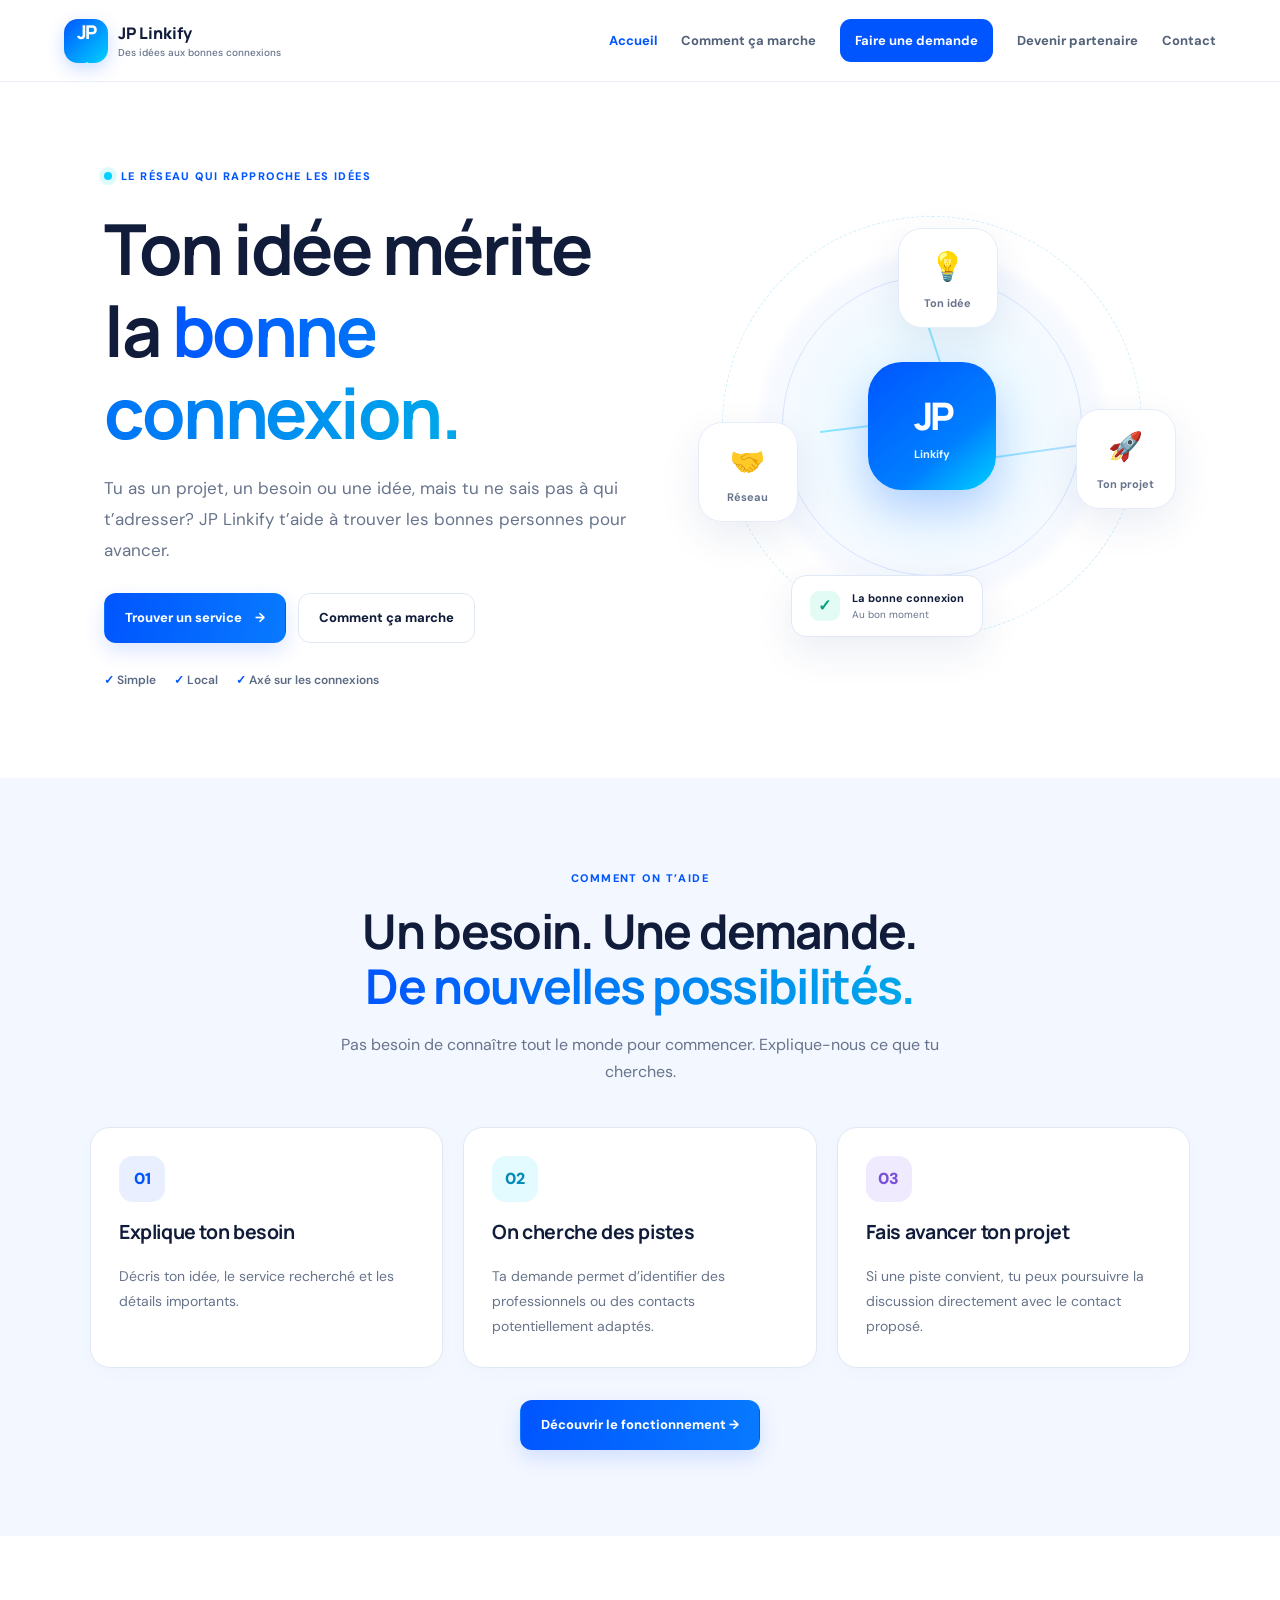
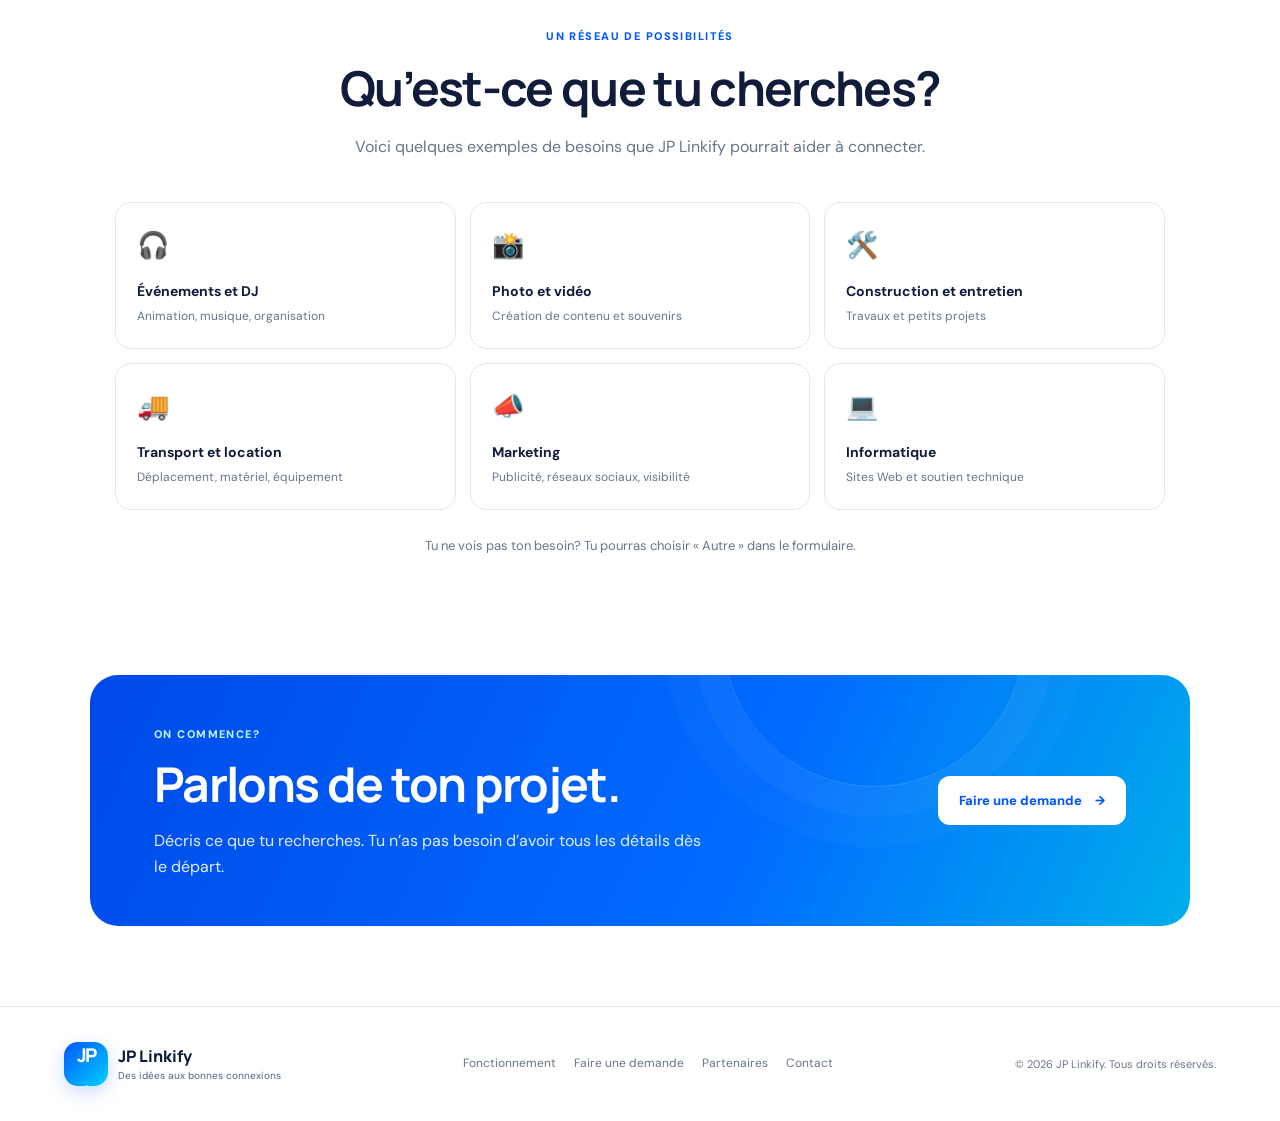
<file: index.html>
<!DOCTYPE html>
<html lang="fr-CA">
<head>
  <meta charset="UTF-8">
  <meta name="viewport" content="width=device-width, initial-scale=1">
  <meta name="theme-color" content="#0055ff">
  <meta name="description" content="JP Linkify vous aide à trouver les bons contacts pour vos projets en Mauricie.">
  <title>JP Linkify — Des idées aux bonnes connexions</title>
  <link rel="stylesheet" href="assets/style.css">
  <script src="assets/main.js" defer></script>
</head>
<body>
  <header class="header">
    <a class="brand" href="index.html" aria-label="JP Linkify, accueil">
      <span class="brand-mark">JP<span>.</span></span>
      <span class="brand-name">JP Linkify<small>Des idées aux bonnes connexions</small></span>
    </a>
    <button class="menu-toggle" aria-label="Ouvrir le menu" aria-expanded="false">☰</button>
    <nav class="nav">
      <a class="active" href="index.html">Accueil</a>
      <a href="comment-ca-marche.html">Comment ça marche</a>
      <a href="demande.html">Faire une demande</a>
      <a href="partenaires.html">Devenir partenaire</a>
      <a href="contact.html">Contact</a>
    </nav>
  </header>

  <main>
    <section class="hero">
      <div class="hero-content">
        <span class="eyebrow"><span class="dot"></span> Le réseau qui rapproche les idées</span>
        <h1>Ton idée mérite<br>la <span class="gradient-text">bonne connexion.</span></h1>
        <p class="hero-copy">
          Tu as un projet, un besoin ou une idée, mais tu ne sais pas à qui t’adresser?
          JP Linkify t’aide à trouver les bonnes personnes pour avancer.
        </p>
        <div class="hero-actions">
          <a class="button primary" href="demande.html">Trouver un service <span>→</span></a>
          <a class="button secondary" href="comment-ca-marche.html">Comment ça marche</a>
        </div>
        <div class="trust-row">
          <span>✓ Simple</span>
          <span>✓ Local</span>
          <span>✓ Axé sur les connexions</span>
        </div>
      </div>
      <div class="hero-visual" aria-label="Illustration de connexions entre personnes">
        <div class="orbit orbit-one"></div>
        <div class="orbit orbit-two"></div>
        <div class="connection-line line-one"></div>
        <div class="connection-line line-two"></div>
        <div class="connection-line line-three"></div>
        <div class="node node-main"><span>JP</span><small>Linkify</small></div>
        <div class="node node-top"><span>💡</span><small>Ton idée</small></div>
        <div class="node node-left"><span>🤝</span><small>Réseau</small></div>
        <div class="node node-right"><span>🚀</span><small>Ton projet</small></div>
        <div class="floating-card"><span class="floating-icon">✓</span><span><b>La bonne connexion</b><small>Au bon moment</small></span></div>
      </div>
    </section>

    <section class="section section-light">
      <div class="section-heading">
        <span class="eyebrow">COMMENT ON T’AIDE</span>
        <h2>Un besoin. Une demande.<br><span class="gradient-text">De nouvelles possibilités.</span></h2>
        <p>Pas besoin de connaître tout le monde pour commencer. Explique-nous ce que tu cherches.</p>
      </div>
      <div class="cards three">
        <article class="feature-card">
          <div class="card-icon blue-icon">01</div>
          <h3>Explique ton besoin</h3>
          <p>Décris ton idée, le service recherché et les détails importants.</p>
        </article>
        <article class="feature-card">
          <div class="card-icon cyan-icon">02</div>
          <h3>On cherche des pistes</h3>
          <p>Ta demande permet d’identifier des professionnels ou des contacts potentiellement adaptés.</p>
        </article>
        <article class="feature-card">
          <div class="card-icon purple-icon">03</div>
          <h3>Fais avancer ton projet</h3>
          <p>Si une piste convient, tu peux poursuivre la discussion directement avec le contact proposé.</p>
        </article>
      </div>
      <div class="center-action"><a class="button primary" href="comment-ca-marche.html">Découvrir le fonctionnement →</a></div>
    </section>

    <section class="section categories-section">
      <div class="section-heading">
        <span class="eyebrow">UN RÉSEAU DE POSSIBILITÉS</span>
        <h2>Qu’est-ce que tu cherches?</h2>
        <p>Voici quelques exemples de besoins que JP Linkify pourrait aider à connecter.</p>
      </div>
      <div class="category-grid">
        <a class="category-card" href="demande.html"><span>🎧</span><b>Événements et DJ</b><small>Animation, musique, organisation</small></a>
        <a class="category-card" href="demande.html"><span>📸</span><b>Photo et vidéo</b><small>Création de contenu et souvenirs</small></a>
        <a class="category-card" href="demande.html"><span>🛠️</span><b>Construction et entretien</b><small>Travaux et petits projets</small></a>
        <a class="category-card" href="demande.html"><span>🚚</span><b>Transport et location</b><small>Déplacement, matériel, équipement</small></a>
        <a class="category-card" href="demande.html"><span>📣</span><b>Marketing</b><small>Publicité, réseaux sociaux, visibilité</small></a>
        <a class="category-card" href="demande.html"><span>💻</span><b>Informatique</b><small>Sites Web et soutien technique</small></a>
      </div>
      <p class="category-note">Tu ne vois pas ton besoin? Tu pourras choisir « Autre » dans le formulaire.</p>
    </section>

    <section class="cta-section">
      <div>
        <span class="eyebrow light-eyebrow">ON COMMENCE?</span>
        <h2>Parlons de ton projet.</h2>
        <p>Décris ce que tu recherches. Tu n’as pas besoin d’avoir tous les détails dès le départ.</p>
      </div>
      <a class="button white-button" href="demande.html">Faire une demande <span>→</span></a>
    </section>
  </main>

  <footer class="footer">
    <a class="brand footer-brand" href="index.html"><span class="brand-mark">JP<span>.</span></span><span class="brand-name">JP Linkify<small>Des idées aux bonnes connexions</small></span></a>
    <div class="footer-links">
      <a href="comment-ca-marche.html">Fonctionnement</a>
      <a href="demande.html">Faire une demande</a>
      <a href="partenaires.html">Partenaires</a>
      <a href="contact.html">Contact</a>
    </div>
    <p>© <span data-year></span> JP Linkify. Tous droits réservés.</p>
  </footer>

<script src="https://assets.formester.com/widget/standard.js" type="module"></script>

<formester-standard-form
  set-auto-height="true"
  height="100%"
  width="100%"
  id="8Coht7mZm"
  url="https://yaldezuw.formester.com/f/8Coht7mZm">
</formester-standard-form>
</body>
</html>
</file>
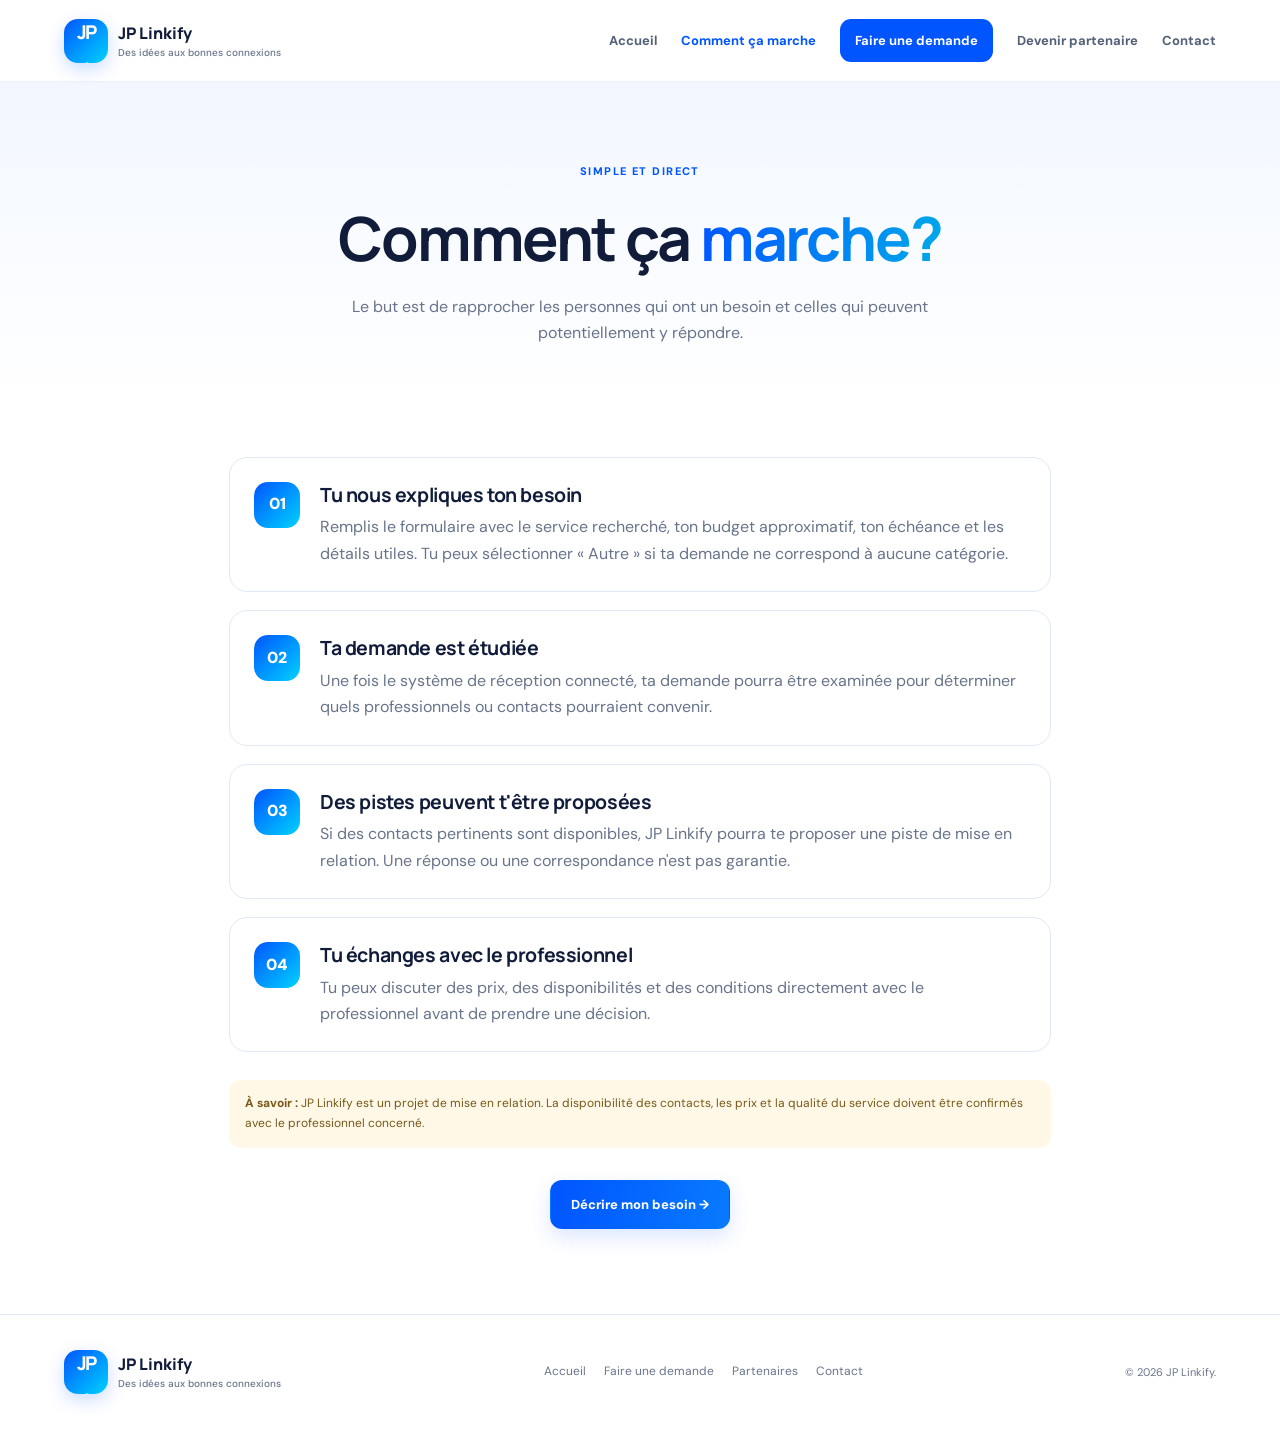
<file: comment-ca-marche.html>
<!DOCTYPE html>
<html lang="fr-CA">
<head>
  <meta charset="UTF-8">
  <meta name="viewport" content="width=device-width, initial-scale=1">
  <meta name="theme-color" content="#0055ff">
  <title>Comment ça marche — JP Linkify</title>
  <link rel="stylesheet" href="assets/style.css">
  <script src="assets/main.js" defer></script>
</head>
<body>
<header class="header">
  <a class="brand" href="index.html"><span class="brand-mark">JP<span>.</span></span><span class="brand-name">JP Linkify<small>Des idées aux bonnes connexions</small></span></a>
  <button class="menu-toggle" aria-label="Ouvrir le menu" aria-expanded="false">☰</button>
  <nav class="nav">
    <a href="index.html">Accueil</a>
    <a class="active" href="comment-ca-marche.html">Comment ça marche</a>
    <a href="demande.html">Faire une demande</a>
    <a href="partenaires.html">Devenir partenaire</a>
    <a href="contact.html">Contact</a>
  </nav>
</header>

<main>
  <section class="page-hero">
    <span class="eyebrow">SIMPLE ET DIRECT</span>
    <h1>Comment ça <span class="gradient-text">marche?</span></h1>
    <p>Le but est de rapprocher les personnes qui ont un besoin et celles qui peuvent potentiellement y répondre.</p>
  </section>

  <section class="content-wrap">
    <div class="steps-list">
      <article class="step-card">
        <div class="step-number">01</div>
        <div><h3>Tu nous expliques ton besoin</h3><p>Remplis le formulaire avec le service recherché, ton budget approximatif, ton échéance et les détails utiles. Tu peux sélectionner « Autre » si ta demande ne correspond à aucune catégorie.</p></div>
      </article>
      <article class="step-card">
        <div class="step-number">02</div>
        <div><h3>Ta demande est étudiée</h3><p>Une fois le système de réception connecté, ta demande pourra être examinée pour déterminer quels professionnels ou contacts pourraient convenir.</p></div>
      </article>
      <article class="step-card">
        <div class="step-number">03</div>
        <div><h3>Des pistes peuvent t'être proposées</h3><p>Si des contacts pertinents sont disponibles, JP Linkify pourra te proposer une piste de mise en relation. Une réponse ou une correspondance n'est pas garantie.</p></div>
      </article>
      <article class="step-card">
        <div class="step-number">04</div>
        <div><h3>Tu échanges avec le professionnel</h3><p>Tu peux discuter des prix, des disponibilités et des conditions directement avec le professionnel avant de prendre une décision.</p></div>
      </article>
    </div>

    <div class="form-note" style="margin-top:28px">
      <strong>À savoir :</strong> JP Linkify est un projet de mise en relation. La disponibilité des contacts, les prix et la qualité du service doivent être confirmés avec le professionnel concerné.
    </div>
    <div class="center-action"><a class="button primary" href="demande.html">Décrire mon besoin →</a></div>
  </section>
</main>

<footer class="footer">
  <a class="brand footer-brand" href="index.html"><span class="brand-mark">JP<span>.</span></span><span class="brand-name">JP Linkify<small>Des idées aux bonnes connexions</small></span></a>
  <div class="footer-links"><a href="index.html">Accueil</a><a href="demande.html">Faire une demande</a><a href="partenaires.html">Partenaires</a><a href="contact.html">Contact</a></div>
  <p>© <span data-year></span> JP Linkify.</p>
</footer>
</body>
</html>
</file>
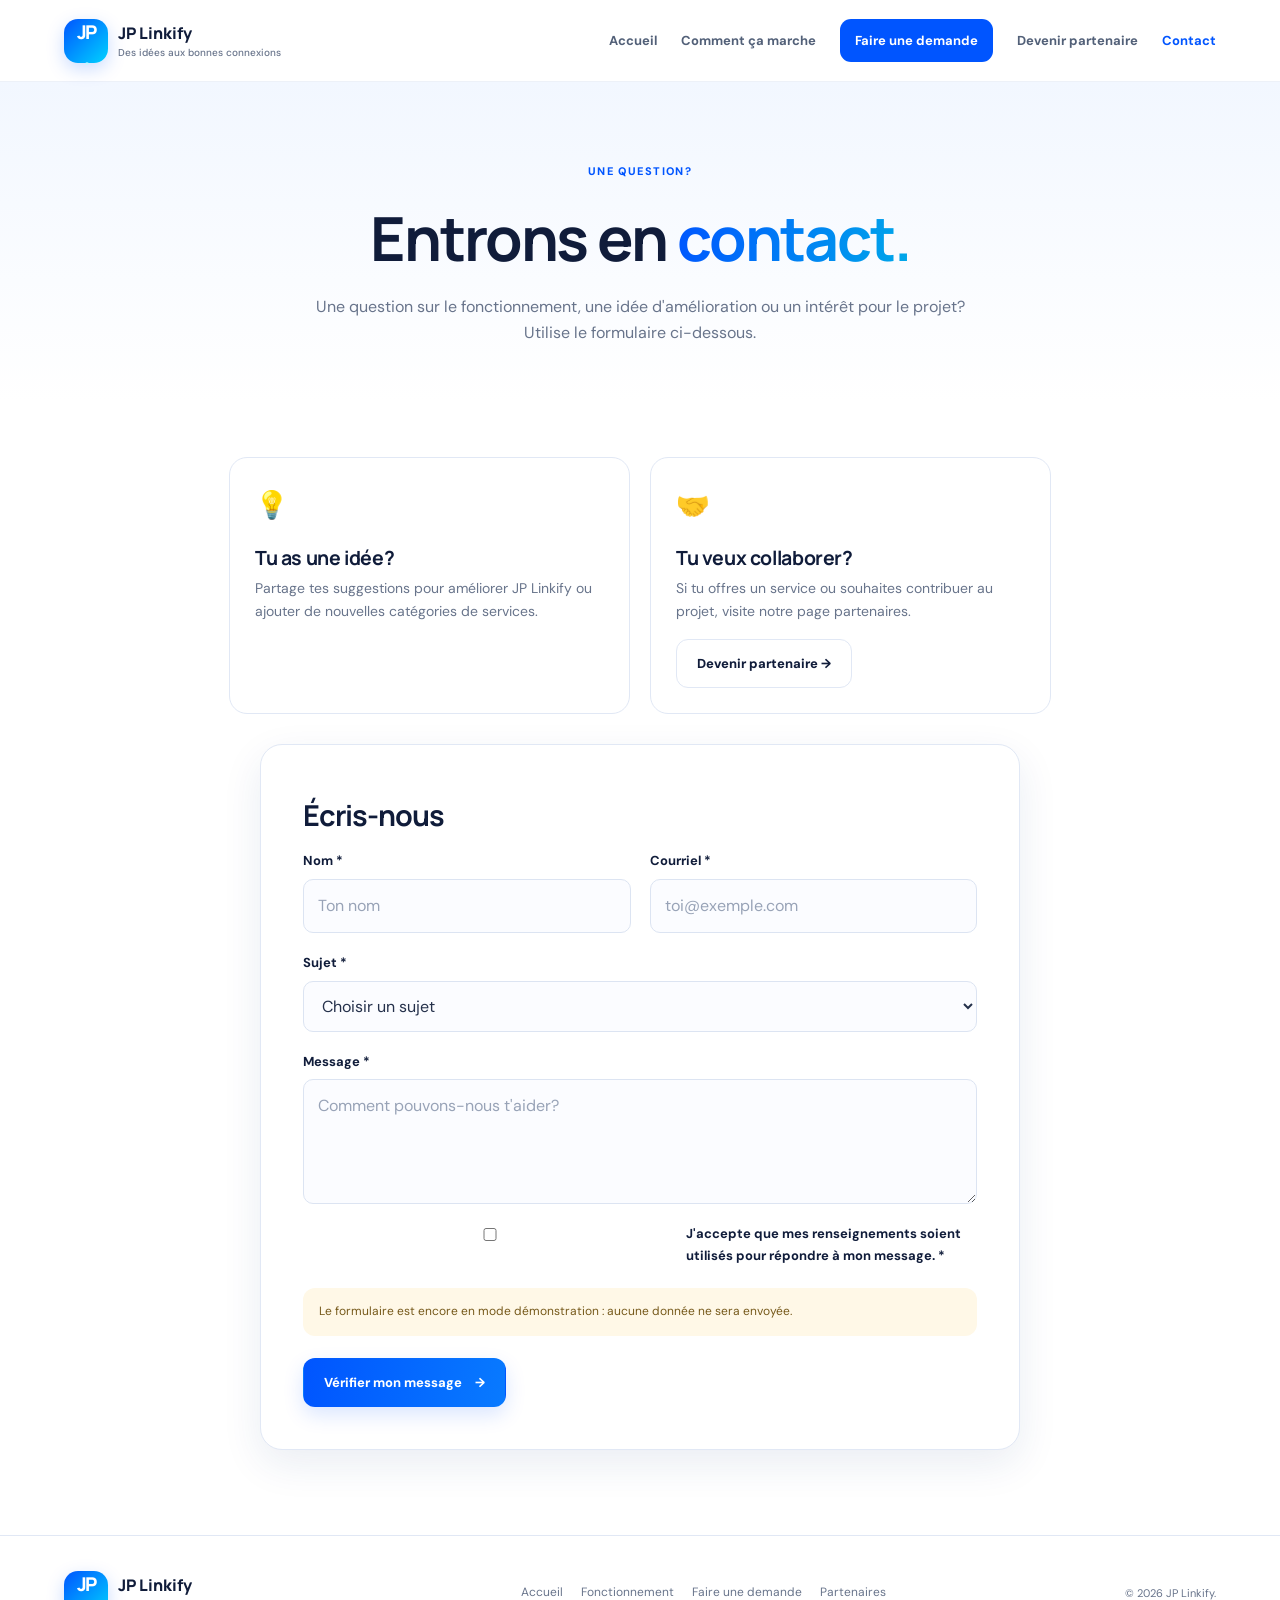
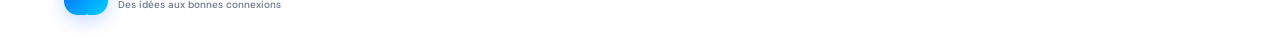
<file: contact.html>
<!DOCTYPE html>
<html lang="fr-CA">
<head>
  <meta charset="UTF-8">
  <meta name="viewport" content="width=device-width, initial-scale=1">
  <meta name="theme-color" content="#0055ff">
  <title>Contact — JP Linkify</title>
  <link rel="stylesheet" href="assets/style.css">
  <script src="assets/main.js" defer></script>
</head>
<body>
<header class="header">
  <a class="brand" href="index.html"><span class="brand-mark">JP<span>.</span></span><span class="brand-name">JP Linkify<small>Des idées aux bonnes connexions</small></span></a>
  <button class="menu-toggle" aria-label="Ouvrir le menu" aria-expanded="false">☰</button>
  <nav class="nav">
    <a href="index.html">Accueil</a>
    <a href="comment-ca-marche.html">Comment ça marche</a>
    <a href="demande.html">Faire une demande</a>
    <a href="partenaires.html">Devenir partenaire</a>
    <a class="active" href="contact.html">Contact</a>
  </nav>
</header>

<main>
  <section class="page-hero">
    <span class="eyebrow">UNE QUESTION?</span>
    <h1>Entrons en <span class="gradient-text">contact.</span></h1>
    <p>Une question sur le fonctionnement, une idée d'amélioration ou un intérêt pour le projet? Utilise le formulaire ci-dessous.</p>
  </section>

  <section class="content-wrap">
    <div class="contact-grid" style="margin-bottom:30px">
      <article class="info-card">
        <span>💡</span>
        <h3>Tu as une idée?</h3>
        <p>Partage tes suggestions pour améliorer JP Linkify ou ajouter de nouvelles catégories de services.</p>
      </article>
      <article class="info-card">
        <span>🤝</span>
        <h3>Tu veux collaborer?</h3>
        <p>Si tu offres un service ou souhaites contribuer au projet, visite notre page partenaires.</p>
        <p style="margin-top:15px"><a class="button secondary" href="partenaires.html">Devenir partenaire →</a></p>
      </article>
    </div>

    <form class="form-card" data-demo-form>
      <h2>Écris-nous</h2>
      <div class="form-grid">
        <div class="field">
          <label for="contact-name">Nom *</label>
          <input id="contact-name" name="name" autocomplete="name" required placeholder="Ton nom">
        </div>
        <div class="field">
          <label for="contact-email">Courriel *</label>
          <input id="contact-email" name="email" type="email" autocomplete="email" required placeholder="toi@exemple.com">
        </div>
        <div class="field full">
          <label for="subject">Sujet *</label>
          <select id="subject" name="subject" required>
            <option value="">Choisir un sujet</option>
            <option>Question générale</option>
            <option>Suggestion ou idée</option>
            <option>Partenariat</option>
            <option>Problème technique</option>
            <option>Autre</option>
          </select>
        </div>
        <div class="field full">
          <label for="message">Message *</label>
          <textarea id="message" name="message" required minlength="5" placeholder="Comment pouvons-nous t'aider?"></textarea>
        </div>
        <div class="field full">
          <label class="check-field">
            <input type="checkbox" name="consent" required>
            <span>J'accepte que mes renseignements soient utilisés pour répondre à mon message. *</span>
          </label>
        </div>
      </div>
      <div class="form-note">Le formulaire est encore en mode démonstration : aucune donnée ne sera envoyée.</div>
      <button class="button primary" type="submit">Vérifier mon message <span>→</span></button>
      <div class="form-status" role="status" aria-live="polite"></div>
    </form>
  </section>
</main>

<footer class="footer">
  <a class="brand footer-brand" href="index.html"><span class="brand-mark">JP<span>.</span></span><span class="brand-name">JP Linkify<small>Des idées aux bonnes connexions</small></span></a>
  <div class="footer-links"><a href="index.html">Accueil</a><a href="comment-ca-marche.html">Fonctionnement</a><a href="demande.html">Faire une demande</a><a href="partenaires.html">Partenaires</a></div>
  <p>© <span data-year></span> JP Linkify.</p>
</footer>
</body>
</html>
</file>
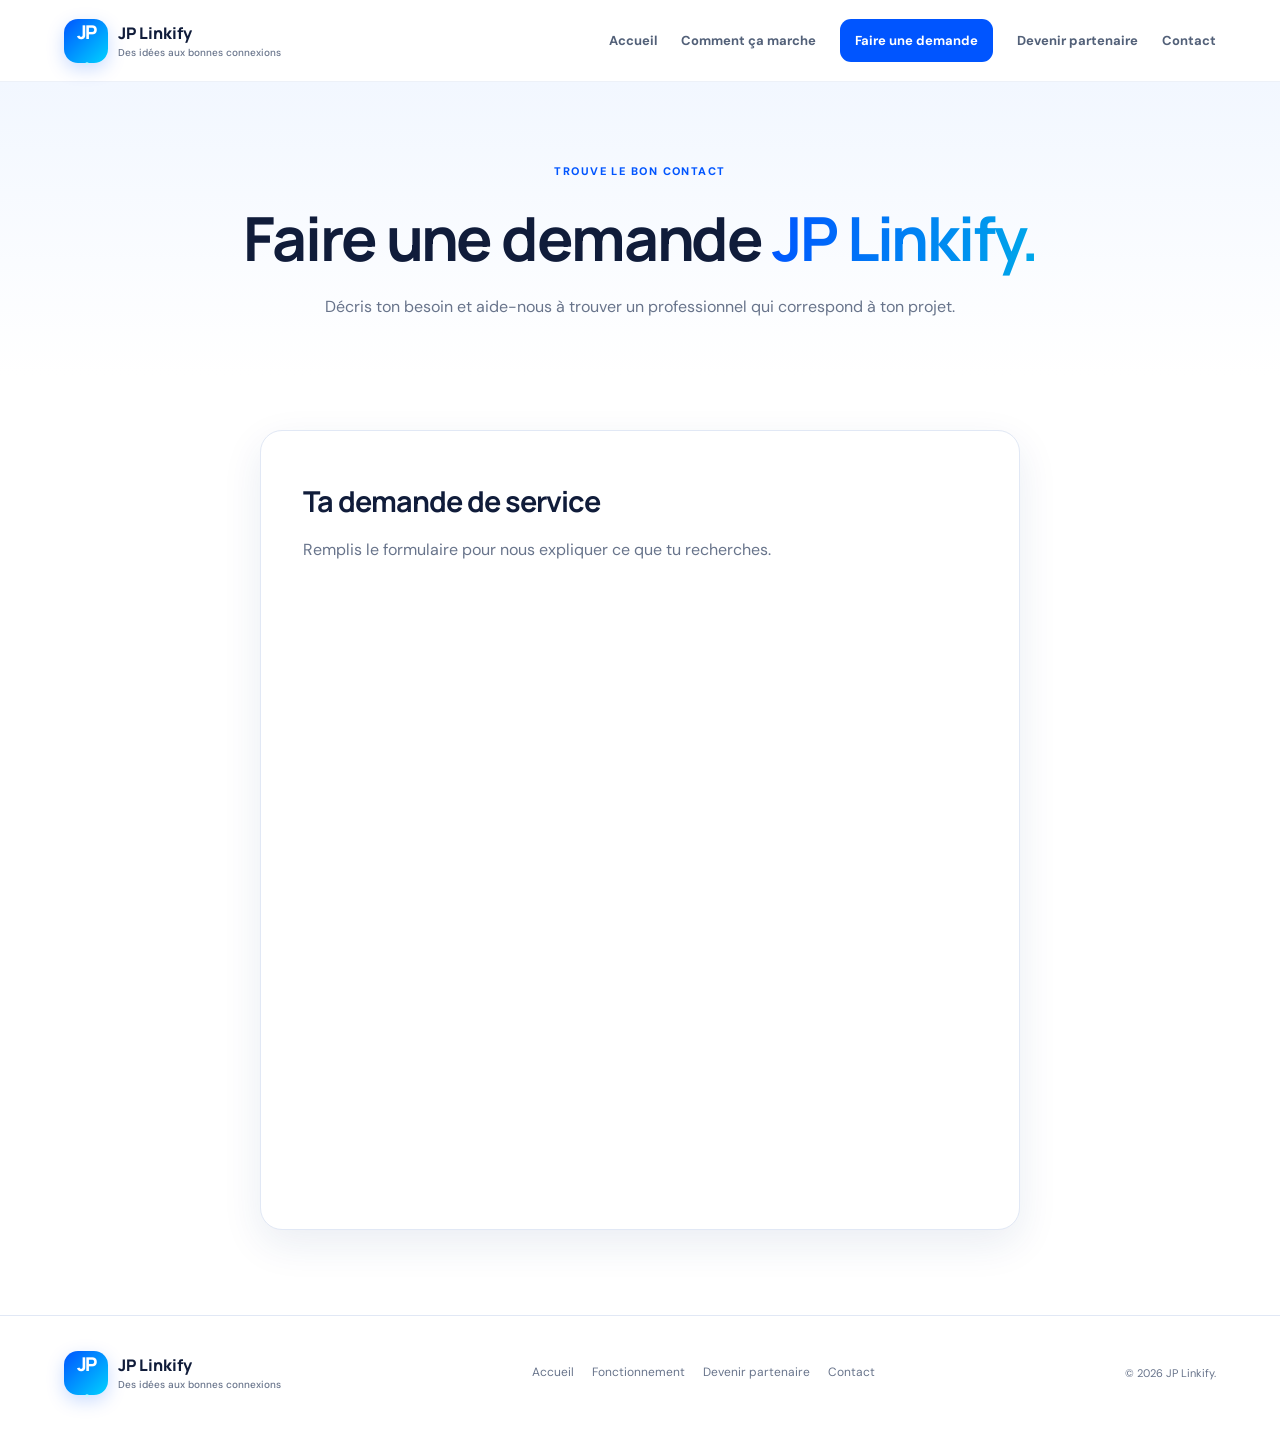
<file: demande.html>
<!DOCTYPE html>
<html lang="fr-CA">
<head>
  <meta charset="UTF-8">
  <meta name="viewport" content="width=device-width, initial-scale=1">
  <meta name="theme-color" content="#0055ff">
  <title>Faire une demande — JP Linkify</title>
  <link rel="stylesheet" href="assets/style.css">
  <script src="assets/main.js" defer></script>
  <script src="https://assets.formester.com/widget/standard.js" type="module"></script>
</head>
<body>

<header class="header">
  <a class="brand" href="index.html">
    <span class="brand-mark">JP<span>.</span></span>
    <span class="brand-name">
      JP Linkify
      <small>Des idées aux bonnes connexions</small>
    </span>
  </a>

  <button class="menu-toggle" aria-label="Ouvrir le menu" aria-expanded="false">☰</button>

  <nav class="nav">
    <a href="index.html">Accueil</a>
    <a href="comment-ca-marche.html">Comment ça marche</a>
    <a class="active" href="demande.html">Faire une demande</a>
    <a href="partenaires.html">Devenir partenaire</a>
    <a href="contact.html">Contact</a>
  </nav>
</header>

<main>
  <section class="page-hero">
    <span class="eyebrow">TROUVE LE BON CONTACT</span>
    <h1>Faire une demande <span class="gradient-text">JP Linkify.</span></h1>
    <p>
      Décris ton besoin et aide-nous à trouver un professionnel
      qui correspond à ton projet.
    </p>
  </section>

  <section class="content-wrap">
    <div class="form-card">
      <h2>Ta demande de service</h2>
      <p>Remplis le formulaire pour nous expliquer ce que tu recherches.</p>

      <div style="width:100%; min-height:600px; margin-top:24px;">
        <formester-standard-form
          set-auto-height="true"
          height="100%"
          width="100%"
          id="8Coht7mZm"
          url="https://yaldezuw.formester.com/f/8Coht7mZm">
        </formester-standard-form>
      </div>
    </div>
  </section>
</main>

<footer class="footer">
  <a class="brand footer-brand" href="index.html">
    <span class="brand-mark">JP<span>.</span></span>
    <span class="brand-name">
      JP Linkify
      <small>Des idées aux bonnes connexions</small>
    </span>
  </a>

  <div class="footer-links">
    <a href="index.html">Accueil</a>
    <a href="comment-ca-marche.html">Fonctionnement</a>
    <a href="partenaires.html">Devenir partenaire</a>
    <a href="contact.html">Contact</a>
  </div>

  <p>© <span data-year></span> JP Linkify.</p>
</footer>

</body>
</html>
</file>
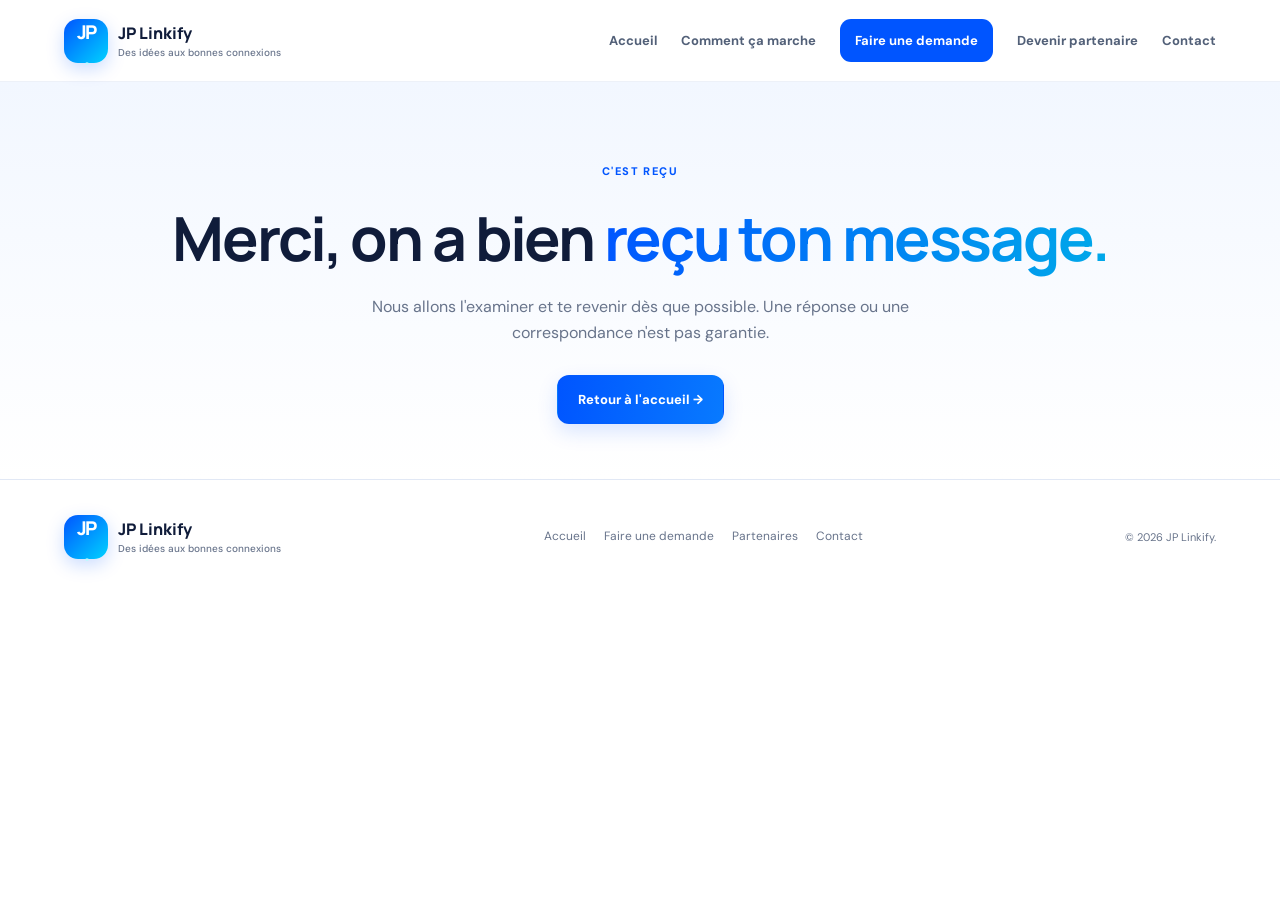
<file: merci.html>
<!DOCTYPE html>
<html lang="fr-CA">
<head>
  <meta charset="UTF-8">
  <meta name="viewport" content="width=device-width, initial-scale=1">
  <meta name="theme-color" content="#0055ff">
  <title>Merci — JP Linkify</title>
  <link rel="stylesheet" href="assets/style.css">
  <script src="assets/main.js" defer></script>
</head>
<body>
<header class="header">
  <a class="brand" href="index.html"><span class="brand-mark">JP<span>.</span></span><span class="brand-name">JP Linkify<small>Des idées aux bonnes connexions</small></span></a>
  <button class="menu-toggle" aria-label="Ouvrir le menu" aria-expanded="false">☰</button>
  <nav class="nav">
    <a href="index.html">Accueil</a>
    <a href="comment-ca-marche.html">Comment ça marche</a>
    <a href="demande.html">Faire une demande</a>
    <a href="partenaires.html">Devenir partenaire</a>
    <a href="contact.html">Contact</a>
  </nav>
</header>
<main>
  <section class="page-hero">
    <span class="eyebrow">C'EST REÇU</span>
    <h1>Merci, on a bien <span class="gradient-text">reçu ton message.</span></h1>
    <p>Nous allons l'examiner et te revenir dès que possible. Une réponse ou une correspondance n'est pas garantie.</p>
    <p style="margin-top:28px"><a class="button primary" href="index.html">Retour à l'accueil →</a></p>
  </section>
</main>
<footer class="footer">
  <a class="brand footer-brand" href="index.html"><span class="brand-mark">JP<span>.</span></span><span class="brand-name">JP Linkify<small>Des idées aux bonnes connexions</small></span></a>
  <div class="footer-links"><a href="index.html">Accueil</a><a href="demande.html">Faire une demande</a><a href="partenaires.html">Partenaires</a><a href="contact.html">Contact</a></div>
  <p>© <span data-year></span> JP Linkify.</p>
</footer>
</body>
</html>
</file>
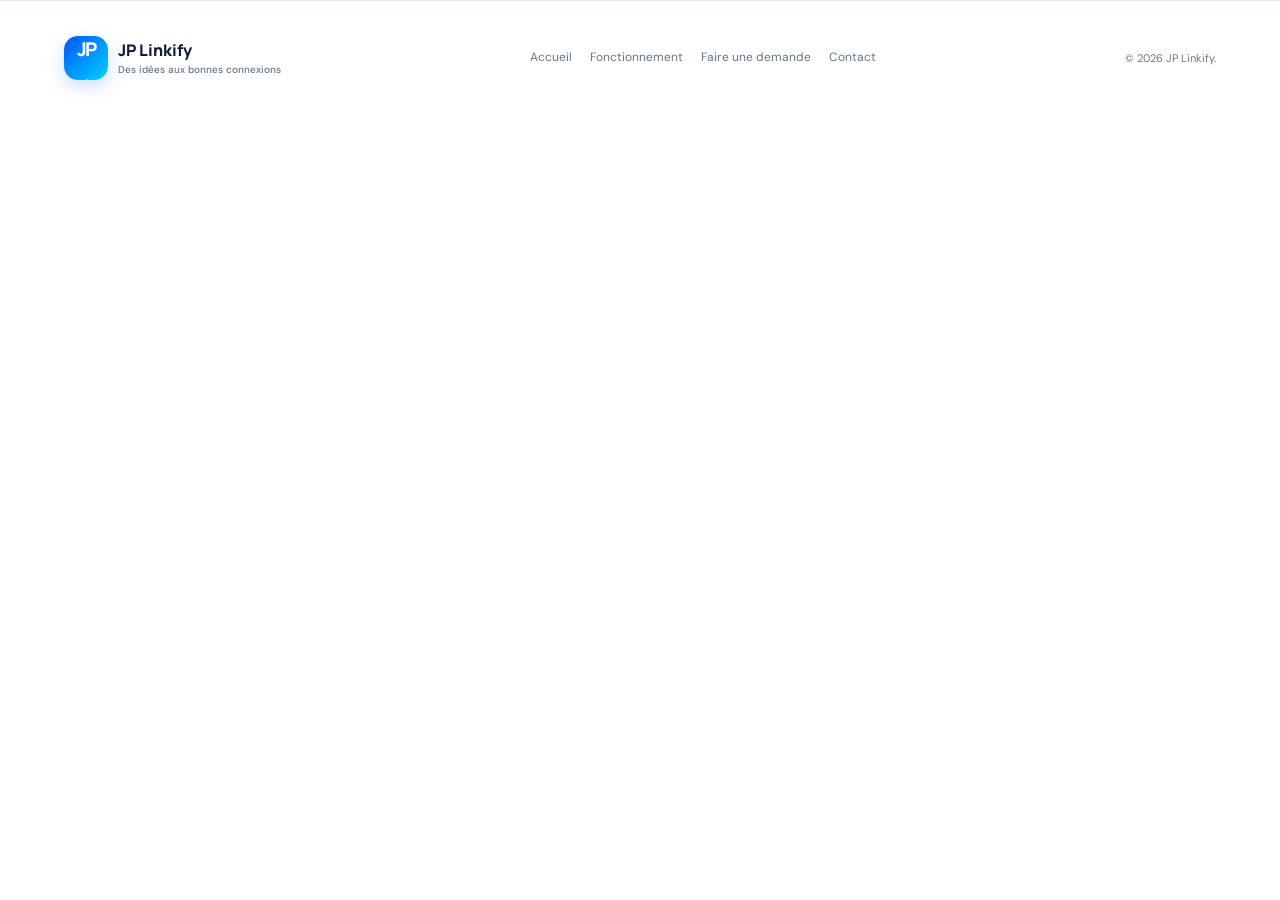
<file: partenaires.html>
<!DOCTYPE html>
<html lang="fr-CA">
<head>
  <meta charset="UTF-8">
  <meta name="viewport" content="width=device-width, initial-scale=1">
  <meta name="theme-color" content="#0055ff">
  <title>Devenir partenaire — JP Linkify</title>
  <link rel="stylesheet" href="assets/style.css">
  <script src="assets/main.js" defer></script>
<script src="https://assets.formester.com/widget/standard.js" type="module"></script>

<formester-standard-form
  set-auto-height="true"
  height="100%"
  width="100%"
  id="isW1eCyGN"
  url="https://yaldezuw.formester.com/f/isW1eCyGN"
></formester-standard-form>
      </div>
    </div>

  </section>
</main>

<footer class="footer">
  <a class="brand footer-brand" href="index.html">
    <span class="brand-mark">JP<span>.</span></span>
    <span class="brand-name">
      JP Linkify
      <small>Des idées aux bonnes connexions</small>
    </span>
  </a>

  <div class="footer-links">
    <a href="index.html">Accueil</a>
    <a href="comment-ca-marche.html">Fonctionnement</a>
    <a href="demande.html">Faire une demande</a>
    <a href="contact.html">Contact</a>
  </div>

  <p>© <span data-year></span> JP Linkify.</p>
</footer>

</body>
</html>
</file>
<file: assets/style.css>
@import url('https://fonts.googleapis.com/css2?family=DM+Sans:wght@400;500;600;700&family=Manrope:wght@400;500;600;700;800&display=swap');

:root {
  --blue: #0055FF;
  --cyan: #00D2FF;
  --navy: #101C3A;
  --text: #25314B;
  --muted: #68748B;
  --pale: #F3F7FF;
  --border: #E1E8F5;
  --white: #FFFFFF;
  --radius: 20px;
  --shadow: 0 14px 40px rgba(20, 56, 120, .09);
}

* { box-sizing: border-box; }
html { scroll-behavior: smooth; }
body {
  margin: 0;
  color: var(--text);
  background: var(--white);
  font-family: "DM Sans", Arial, sans-serif;
  line-height: 1.65;
}
a { color: inherit; text-decoration: none; }
button, input, select, textarea { font: inherit; }
button, a { -webkit-tap-highlight-color: transparent; }
h1, h2, h3 {
  color: var(--navy);
  font-family: "Manrope", Arial, sans-serif;
  line-height: 1.16;
  letter-spacing: -.035em;
}
h1 { font-size: clamp(2.6rem, 5.5vw, 4.6rem); margin: 20px 0; }
h2 { font-size: clamp(2rem, 4vw, 3rem); margin: 12px 0 18px; }
h3 { font-size: 1.22rem; letter-spacing: -.02em; }
p { color: var(--muted); }
.header {
  min-height: 82px;
  padding: 16px max(5%, calc((100% - 1200px) / 2));
  display: flex;
  align-items: center;
  justify-content: space-between;
  gap: 24px;
  background: rgba(255,255,255,.96);
  border-bottom: 1px solid #EDF1F8;
  position: sticky;
  top: 0;
  z-index: 20;
  backdrop-filter: blur(12px);
}
.brand { display: inline-flex; align-items: center; gap: 10px; flex-shrink: 0; }
.brand-mark {
  width: 44px; height: 44px; display: grid; place-items: center;
  border-radius: 14px; background: linear-gradient(135deg,var(--blue),var(--cyan));
  color: white; font: 800 19px "Manrope",sans-serif; letter-spacing: -2px;
  box-shadow: 0 6px 18px #0055FF35;
}
.brand-mark span { color: #BFF8FF; }
.brand-name { color: var(--navy); font: 800 16px "Manrope",sans-serif; line-height: 1.25; }
.brand-name small { display: block; color: var(--muted); font: 500 10px "DM Sans",sans-serif; letter-spacing: 0; margin-top: 3px; }
.nav { display: flex; align-items: center; gap: 24px; }
.nav a { font-size: 13px; font-weight: 700; color: #526078; transition: color .2s; }
.nav a:hover, .nav a.active { color: var(--blue); }
.nav a[href="demande.html"] { background: var(--blue); color: white; padding: 11px 15px; border-radius: 11px; }
.menu-toggle { display: none; border: 0; background: var(--pale); border-radius: 10px; padding: 8px 12px; color: var(--blue); font-size: 22px; cursor: pointer; }
.hero {
  max-width: 1200px; margin: auto; padding: 80px 5% 88px;
  min-height: 590px; display: grid; grid-template-columns: 1.05fr .95fr;
  align-items: center; gap: 45px; overflow: hidden;
}
.hero-content { position: relative; z-index: 2; }
.eyebrow { display: inline-flex; align-items: center; gap: 9px; color: var(--blue); font-size: 11px; font-weight: 800; letter-spacing: .13em; text-transform: uppercase; }
.dot { width: 8px; height: 8px; background: var(--cyan); border-radius: 50%; box-shadow: 0 0 0 5px #00D2FF20; }
.gradient-text { background: linear-gradient(100deg,var(--blue),#00A9E9); -webkit-background-clip: text; background-clip: text; color: transparent; }
.hero-copy { font-size: 17px; max-width: 530px; line-height: 1.8; }
.hero-actions { display: flex; flex-wrap: wrap; gap: 12px; margin: 28px 0; }
.button { min-height: 48px; padding: 13px 20px; border-radius: 12px; display: inline-flex; align-items: center; justify-content: center; gap: 13px; font-weight: 800; font-size: 13px; border: 1px solid transparent; cursor: pointer; transition: transform .2s, box-shadow .2s; }
.button:hover { transform: translateY(-2px); }
.primary { color: white; background: linear-gradient(100deg,var(--blue),#087AFF); box-shadow: 0 8px 20px #0055FF25; }
.secondary { color: var(--navy); border-color: var(--border); background: white; }
.trust-row { display: flex; flex-wrap: wrap; gap: 18px; color: #5B6A83; font-size: 12px; font-weight: 600; }
.trust-row span::first-letter { color: var(--blue); }
.hero-visual { min-height: 440px; position: relative; display: grid; place-items: center; isolation: isolate; }
.hero-visual::before { content: ""; position: absolute; width: 360px; height: 360px; border-radius: 50%; background: radial-gradient(circle,#00D2FF1C,#0055FF08 65%,transparent 70%); z-index: -2; }
.orbit { position: absolute; border: 1px solid #0055FF20; border-radius: 50%; }
.orbit-one { width: 300px; height: 300px; }
.orbit-two { width: 420px; height: 420px; border-style: dashed; border-color: #00AEEF30; }
.node { position: absolute; display: flex; flex-direction: column; align-items: center; justify-content: center; width: 100px; height: 100px; background: white; border: 1px solid #E5EDFA; border-radius: 24px; box-shadow: var(--shadow); gap: 4px; }
.node span { font-size: 28px; }
.node small { color: var(--muted); font-size: 11px; font-weight: 700; }
.node-main { width: 128px; height: 128px; border: 0; border-radius: 34px; background: linear-gradient(140deg,var(--blue),#007FFF 65%,var(--cyan)); color: white; box-shadow: 0 20px 45px #0055FF40; }
.node-main span { font: 800 38px "Manrope",sans-serif; letter-spacing: -4px; }
.node-main small { color: #E2F8FF; }
.node-top { top: 5%; left: 43%; }
.node-left { left: 2%; top: 49%; }
.node-right { right: 0; top: 46%; }
.connection-line { position: absolute; z-index: -1; height: 2px; background: linear-gradient(90deg,#00D2FF70,#0055FF30); transform-origin: left; }
.line-one { width: 150px; top: 26%; left: 49%; transform: rotate(72deg); }
.line-two { width: 165px; top: 51%; left: 27%; transform: rotate(-7deg); }
.line-three { width: 165px; top: 58%; left: 56%; transform: rotate(-8deg); }
.floating-card { position: absolute; bottom: 2%; left: 21%; display: flex; align-items: center; gap: 12px; padding: 13px 18px; background: white; border: 1px solid var(--border); border-radius: 15px; box-shadow: var(--shadow); }
.floating-icon { width: 30px; height: 30px; display: grid; place-items: center; background: #E2FBF5; color: #079F7C; border-radius: 9px; font-weight: 900; }
.floating-card b, .floating-card small { display: block; }
.floating-card b { font-size: 11px; color: var(--navy); }
.floating-card small { font-size: 10px; color: var(--muted); }
.section { padding: 86px 5%; }
.section-light { background: var(--pale); }
.section-heading { max-width: 720px; margin: 0 auto 42px; text-align: center; }
.section-heading p { max-width: 600px; margin: 0 auto; }
.cards { max-width: 1100px; margin: auto; display: grid; gap: 20px; }
.cards.three { grid-template-columns: repeat(3,minmax(0,1fr)); }
.feature-card { background: white; padding: 28px; border: 1px solid var(--border); border-radius: var(--radius); box-shadow: 0 5px 20px #15366D05; }
.feature-card p { font-size: 14px; line-height: 1.8; margin-bottom: 0; }
.card-icon { width: 46px; height: 46px; border-radius: 14px; display: grid; place-items: center; font-weight: 900; margin-bottom: 18px; }
.blue-icon { background: #E9EFFF; color: var(--blue); }
.cyan-icon { background: #E3FAFF; color: #008BB8; }
.purple-icon { background: #F0EAFF; color: #7950D8; }
.center-action { text-align: center; margin-top: 32px; }
.categories-section { max-width: 1200px; margin: auto; }
.category-grid { display: grid; grid-template-columns: repeat(3,minmax(0,1fr)); gap: 14px; max-width: 1050px; margin: auto; }
.category-card { padding: 21px; border: 1px solid var(--border); border-radius: 16px; transition: .2s; background: white; }
.category-card:hover { border-color: #8EB3FF; box-shadow: var(--shadow); transform: translateY(-3px); }
.category-card > span { display: block; font-size: 26px; margin-bottom: 13px; }
.category-card b, .category-card small { display: block; }
.category-card b { color: var(--navy); font-size: 14px; }
.category-card small { color: var(--muted); margin-top: 4px; font-size: 12px; }
.category-note { text-align: center; font-size: 13px; margin-top: 25px; }
.cta-section { margin: 20px auto 80px; max-width: 1100px; width: 90%; border-radius: 28px; padding: 45px 5%; color: white; display: flex; align-items: center; justify-content: space-between; gap: 30px; background: linear-gradient(115deg,#0049E8,#006BFF 60%,#00AEEB); position: relative; overflow: hidden; }
.cta-section::after { content: ""; position: absolute; width: 300px; height: 300px; border: 1px solid #FFFFFF25; border-radius: 50%; right: 15%; top: -190px; box-shadow: 0 0 0 30px #FFFFFF08,0 0 0 60px #FFFFFF06; }
.cta-section h2 { color: white; margin: 10px 0; }
.cta-section p { color: #E3EEFF; max-width: 550px; margin-bottom: 0; }
.light-eyebrow { color: #B9F7FF; }
.white-button { background: white; color: var(--blue); flex-shrink: 0; position: relative; z-index: 1; }
.footer { padding: 35px 5%; display: flex; align-items: center; justify-content: space-between; gap: 25px; border-top: 1px solid var(--border); max-width: 1300px; margin: auto; }
.footer-links { display: flex; flex-wrap: wrap; gap: 18px; font-size: 12px; color: var(--muted); }
.footer-links a:hover { color: var(--blue); }
.footer > p { font-size: 11px; margin: 0; }
.page-hero { text-align: center; padding: 75px 5% 55px; background: linear-gradient(180deg,#F2F7FF,white); }
.page-hero h1 { font-size: clamp(2.3rem,5vw,3.8rem); }
.page-hero p { max-width: 650px; margin: auto; }
.content-wrap { max-width: 950px; margin: auto; padding: 55px 5% 85px; }
.content-wrap h2 { font-size: 1.8rem; }
.steps-list { display: grid; gap: 18px; }
.step-card { display: flex; gap: 20px; padding: 24px; border: 1px solid var(--border); border-radius: 18px; }
.step-number { flex: 0 0 46px; height: 46px; display: grid; place-items: center; color: white; background: linear-gradient(135deg,var(--blue),var(--cyan)); border-radius: 14px; font-weight: 900; }
.step-card h3 { margin: 2px 0 8px; }
.step-card p { margin: 0; }
.form-card { max-width: 760px; margin: auto; padding: clamp(22px,5vw,42px); background: white; border: 1px solid var(--border); border-radius: 22px; box-shadow: var(--shadow); }
.form-grid { display: grid; grid-template-columns: repeat(2,minmax(0,1fr)); gap: 19px; }
.field { display: flex; flex-direction: column; gap: 7px; }
.field.full { grid-column: 1/-1; }
.field label, .field-label { color: var(--navy); font-size: 13px; font-weight: 700; }
.field input, .field select, .field textarea { width: 100%; padding: 13px 14px; border: 1px solid #DCE4F2; border-radius: 10px; background: #FBFCFF; color: var(--text); outline: none; }
.field input:focus, .field select:focus, .field textarea:focus { border-color: var(--blue); box-shadow: 0 0 0 3px #0055FF15; }
.field textarea { min-height: 125px; resize: vertical; }
.field input::placeholder, .field textarea::placeholder { color: #98A3B7; }
.check-field { display: flex; gap: 10px; align-items: flex-start; font-size: 12px; color: var(--muted); }
.check-field input { margin-top: 5px; accent-color: var(--blue); }
.form-note { padding: 14px 16px; border-radius: 12px; background: #FFF8E7; color: #76591A; font-size: 12px; margin: 22px 0; }
.form-status { display: none; padding: 14px; border-radius: 10px; margin-top: 15px; background: #FFF8E7; color: #76591A; font-size: 13px; }
.form-status.visible { display: block; }
.contact-grid { display: grid; grid-template-columns: repeat(2,minmax(0,1fr)); gap: 20px; }
.info-card { padding: 25px; border: 1px solid var(--border); border-radius: 18px; }
.info-card > span { font-size: 27px; }
.info-card h3 { margin-bottom: 8px; }
.info-card p { margin: 0; font-size: 14px; }
.small-print { font-size: 12px; color: var(--muted); }
@media (max-width: 980px) {
  .header { padding: 14px 4%; }
  .nav { gap: 13px; }
  .nav a { font-size: 12px; }
  .hero { gap: 15px; padding-top: 55px; }
  .hero-visual { transform: scale(.88); }
  .footer { flex-wrap: wrap; }
}
@media (max-width: 760px) {
  .header { min-height: 72px; }
  .menu-toggle { display: block; }
  .nav { display: none; position: absolute; top: 100%; left: 0; right: 0; padding: 15px 5% 22px; background: white; border-bottom: 1px solid var(--border); box-shadow: var(--shadow); align-items: stretch; flex-direction: column; gap: 4px; }
  .nav.open { display: flex; }
  .nav a { padding: 11px 12px; border-radius: 9px; font-size: 14px; }
  .nav a[href="demande.html"] { text-align: center; margin-top: 5px; }
  .hero { grid-template-columns: 1fr; padding-top: 55px; gap: 5px; }
  .hero h1 { font-size: clamp(2.7rem,10vw,4rem); }
  .hero-visual { min-height: 350px; transform: scale(.82); margin: -5px -35px; }
  .cards.three { grid-template-columns: 1fr; }
  .category-grid { grid-template-columns: repeat(2,minmax(0,1fr)); }
  .section { padding: 65px 5%; }
  .cta-section { flex-direction: column; align-items: flex-start; margin-bottom: 50px; }
  .footer { flex-direction: column; align-items: flex-start; }
  .footer-links { gap: 12px 18px; }
  .form-grid, .contact-grid { grid-template-columns: 1fr; }
  .field.full { grid-column: auto; }
}
@media (max-width: 390px) {
  .brand-name { font-size: 14px; }
  .brand-name small { font-size: 9px; }
  .brand-mark { width: 39px; height: 39px; }
  .hero-actions .button { width: 100%; }
  .category-grid { grid-template-columns: 1fr; }
}

[hidden] {
  display: none !important;
}
</file>
